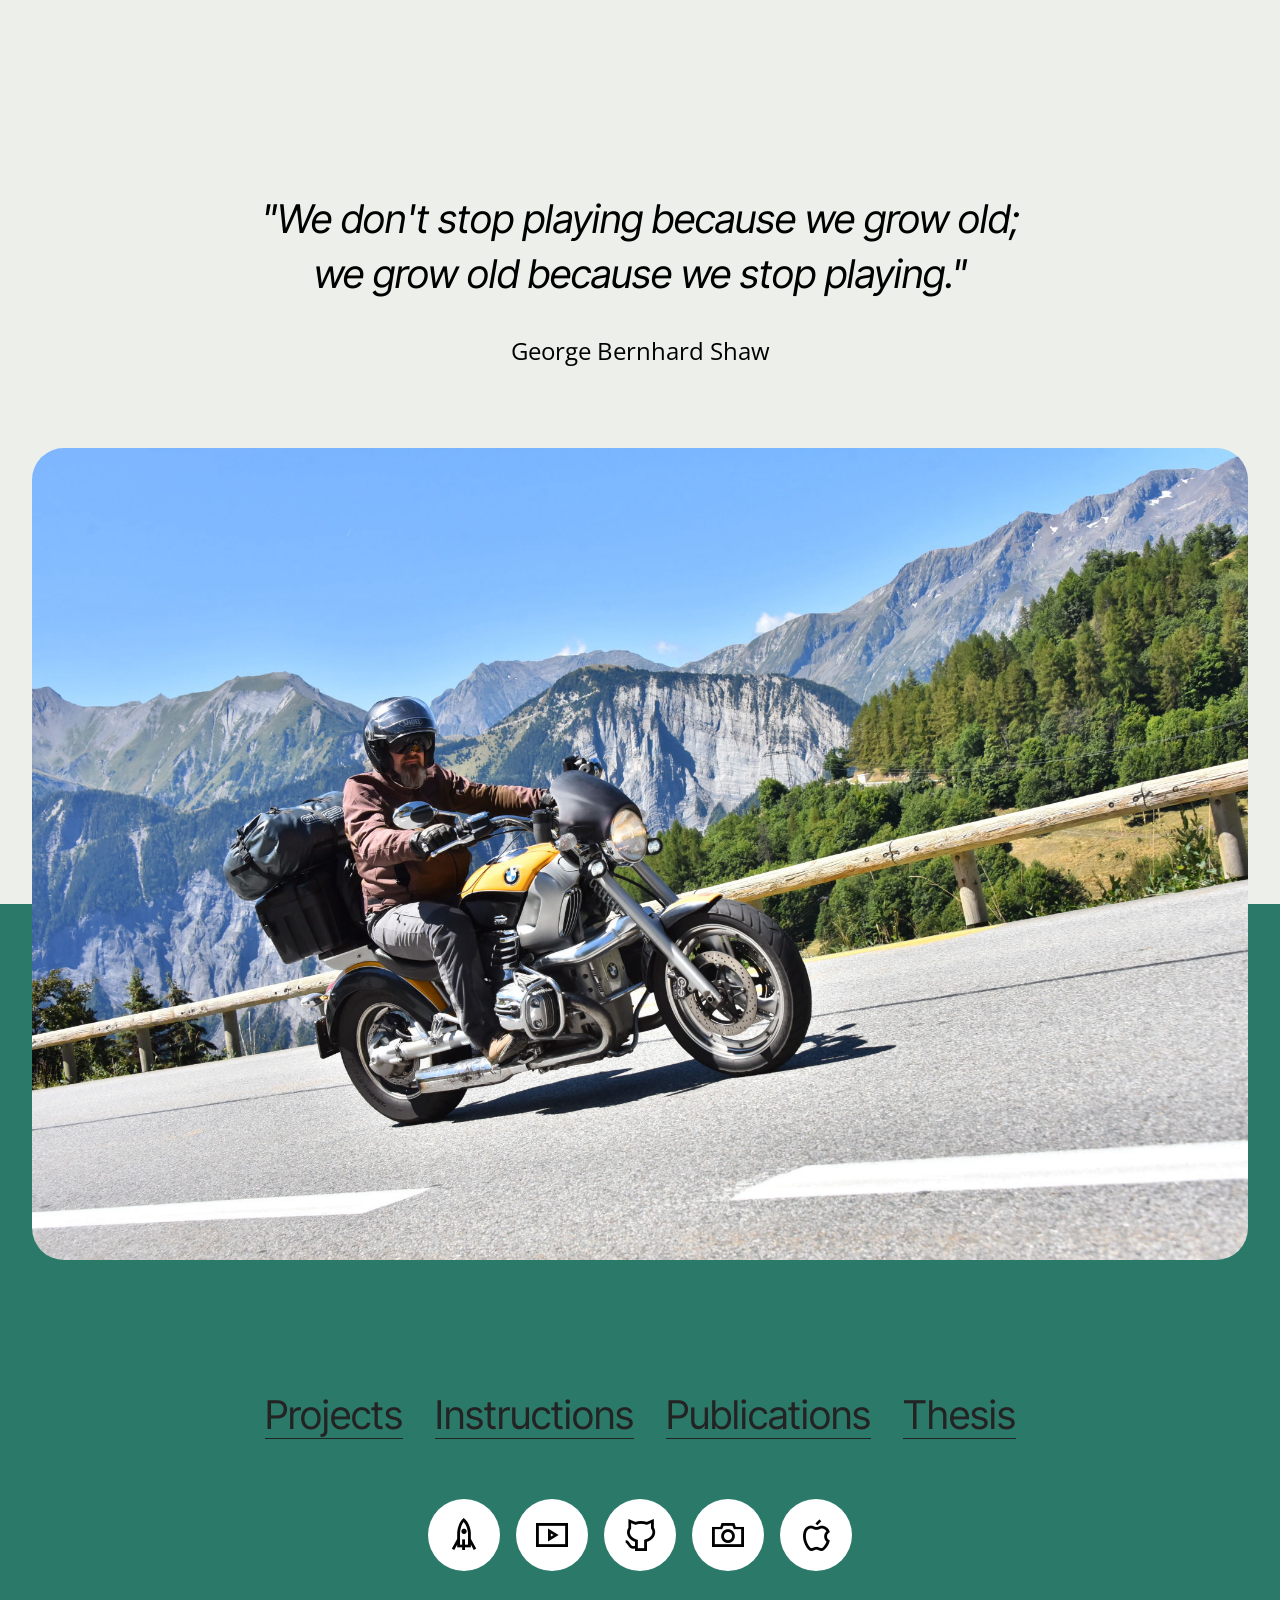
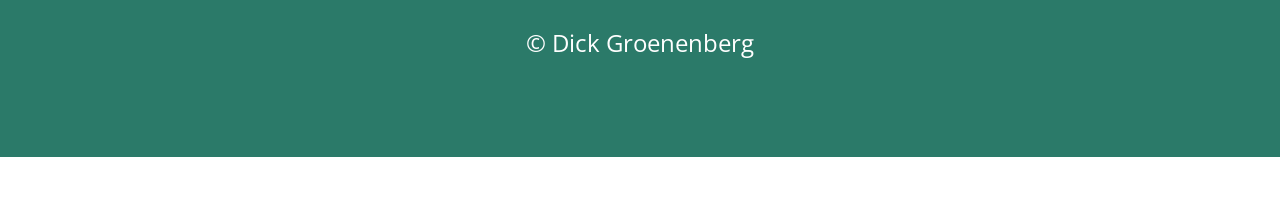
<file: index.html>
<!DOCTYPE html>
<html  >
<head>
  <!-- Site made with Mobirise Website Builder v6.1.9, https://mobirise.com -->
  <meta charset="UTF-8">
  <meta http-equiv="X-UA-Compatible" content="IE=edge">
  <meta name="generator" content="Mobirise v6.1.9, mobirise.com">
  <meta name="viewport" content="width=device-width, initial-scale=1, minimum-scale=1">
  <link rel="shortcut icon" href="assets/images/cylindrus-login-icon-small-128x129.png" type="image/x-icon">
  <meta name="description" content="">
  
  
  <title>Home</title>
  <link rel="stylesheet" href="assets/web/assets/mobirise-icons2/mobirise2.css">
  <link rel="stylesheet" href="assets/bootstrap/css/bootstrap.min.css">
  <link rel="stylesheet" href="assets/animatecss/animate.css">
  <link rel="stylesheet" href="assets/theme/css/style.css">
  <link rel="preload" href="https://fonts.googleapis.com/css?family=Inter+Tight:100,200,300,400,500,600,700,800,900,100i,200i,300i,400i,500i,600i,700i,800i,900i&display=swap" as="style" onload="this.onload=null;this.rel='stylesheet'">
  <noscript><link rel="stylesheet" href="https://fonts.googleapis.com/css?family=Inter+Tight:100,200,300,400,500,600,700,800,900,100i,200i,300i,400i,500i,600i,700i,800i,900i&display=swap"></noscript>
  <link rel="preload" href="https://fonts.googleapis.com/css?family=Open+Sans:300,400,500,600,700,800,300i,400i,500i,600i,700i,800i&display=swap" as="style" onload="this.onload=null;this.rel='stylesheet'">
  <noscript><link rel="stylesheet" href="https://fonts.googleapis.com/css?family=Open+Sans:300,400,500,600,700,800,300i,400i,500i,600i,700i,800i&display=swap"></noscript>
  <link rel="preload" as="style" href="assets/mobirise/css/mbr-additional.css?v=2QiVMY"><link rel="stylesheet" href="assets/mobirise/css/mbr-additional.css?v=2QiVMY" type="text/css">

  
  
  
</head>
<body>
  
  <section data-bs-version="5.1" class="header5 cid-tJS6uM4N87" id="header05-1">
	

	
	
	<div class="topbg"></div>
	<div class="align-center container">
		<div class="row justify-content-center">
			<div class="col-md-12 col-lg-9">
				<h1 class="mbr-section-title mbr-fonts-style mb-4 display-5"><em>"We don't stop playing because we grow old;</em><div><em>we grow old because we stop playing."</em></div></h1>
				<p class="mbr-text mbr-fonts-style mb-4 display-7">George Bernhard Shaw</p>
				
			</div>
		</div>
		<div class="row mt-5 justify-content-center">
			<div class="col-12 col-lg-12">
				<img src="assets/images/cla05586-2000x1335.jpg" alt="Mobirise Website Builder" title="">
			</div>
		</div>
	</div>
</section>

<section data-bs-version="5.1" class="footer1 programm5 cid-tJS9NNcTLZ" once="footers" id="footer03-8">

        

    

    <div class="container">
        <div class="row">

            <div class="row-links mb-4">
                <ul class="header-menu">
                  
                  
                  
                  
                <li class="header-menu-item mbr-fonts-style display-5"><a href="projects.html" class="text-black">Projects</a></li><li class="header-menu-item mbr-fonts-style display-5"><a href="instructions.html" class="text-black">Instructions</a></li><li class="header-menu-item mbr-fonts-style display-5"><a href="https://scholar.google.nl/citations?hl=en&user=JWTM4gQAAAAJ&view_op=list_works&sortby=pubdate" class="text-black" target="_blank">Publications</a></li><li class="header-menu-item mbr-fonts-style display-5"><a href="assets/files/Groenenberg_thesis_2012.pdf" class="text-black" target="_blank">Thesis</a></li></ul>
              </div>

            <div class="col-12">
                <div class="social-row">
                    <div class="soc-item">
                        <a href="https://mobiri.se/" target="_blank">
                            <span class="mbr-iconfont display-7 mobi-mbri-rocket mobi-mbri"></span>
                        </a>
                    </div>
                    <div class="soc-item">
                        <a href="https://mobiri.se/" target="_blank">
                            <span class="mbr-iconfont mobi-mbri-video-play mobi-mbri"></span>
                        </a>
                    </div>
                    <div class="soc-item">
                        <a href="https://mobiri.se/" target="_blank">
                            <span class="mbr-iconfont mobi-mbri-github mobi-mbri"></span>
                        </a>
                    </div>
                    <div class="soc-item">
                        <a href="https://mobiri.se/" target="_blank">
                            <span class="mbr-iconfont mobi-mbri-camera mobi-mbri"></span>
                        </a>
                    </div>
                    <div class="soc-item">
                        <a href="https://mobiri.se/" target="_blank">
                            <span class="mbr-iconfont mobi-mbri-apple mobi-mbri"></span>
                        </a>
                    </div>
                </div>
            </div>
            <div class="col-12 mt-5">
                <p class="mbr-fonts-style copyright display-7">
                    © Dick Groenenberg</p>
            </div>
        </div>
    </div>
</section><section class="display-7" style="padding: 0;align-items: center;justify-content: center;flex-wrap: wrap;    align-content: center;display: flex;position: relative;height: 4rem;"><a href="https://mobiri.se/" style="flex: 1 1;height: 4rem;position: absolute;width: 100%;z-index: 1;"><img alt="" style="height: 4rem;" src="[data-uri]"></a><p style="margin: 0;text-align: center;" class="display-7">&#8204;</p><a style="z-index:1" href="https://mobirise.com/drag-drop-website-builder.html">Drag and Drop Website Builder</a></section><script src="assets/bootstrap/js/bootstrap.bundle.min.js"></script>  <script src="assets/smoothscroll/smooth-scroll.js"></script>  <script src="assets/ytplayer/index.js"></script>  <script src="assets/theme/js/script.js"></script>  
  
  
 <div id="scrollToTop" class="scrollToTop mbr-arrow-up"><a style="text-align: center;"><i class="mbr-arrow-up-icon mbr-arrow-up-icon-cm cm-icon cm-icon-smallarrow-up"></i></a></div>
    <input name="animation" type="hidden">
  </body>
</html>
</file>
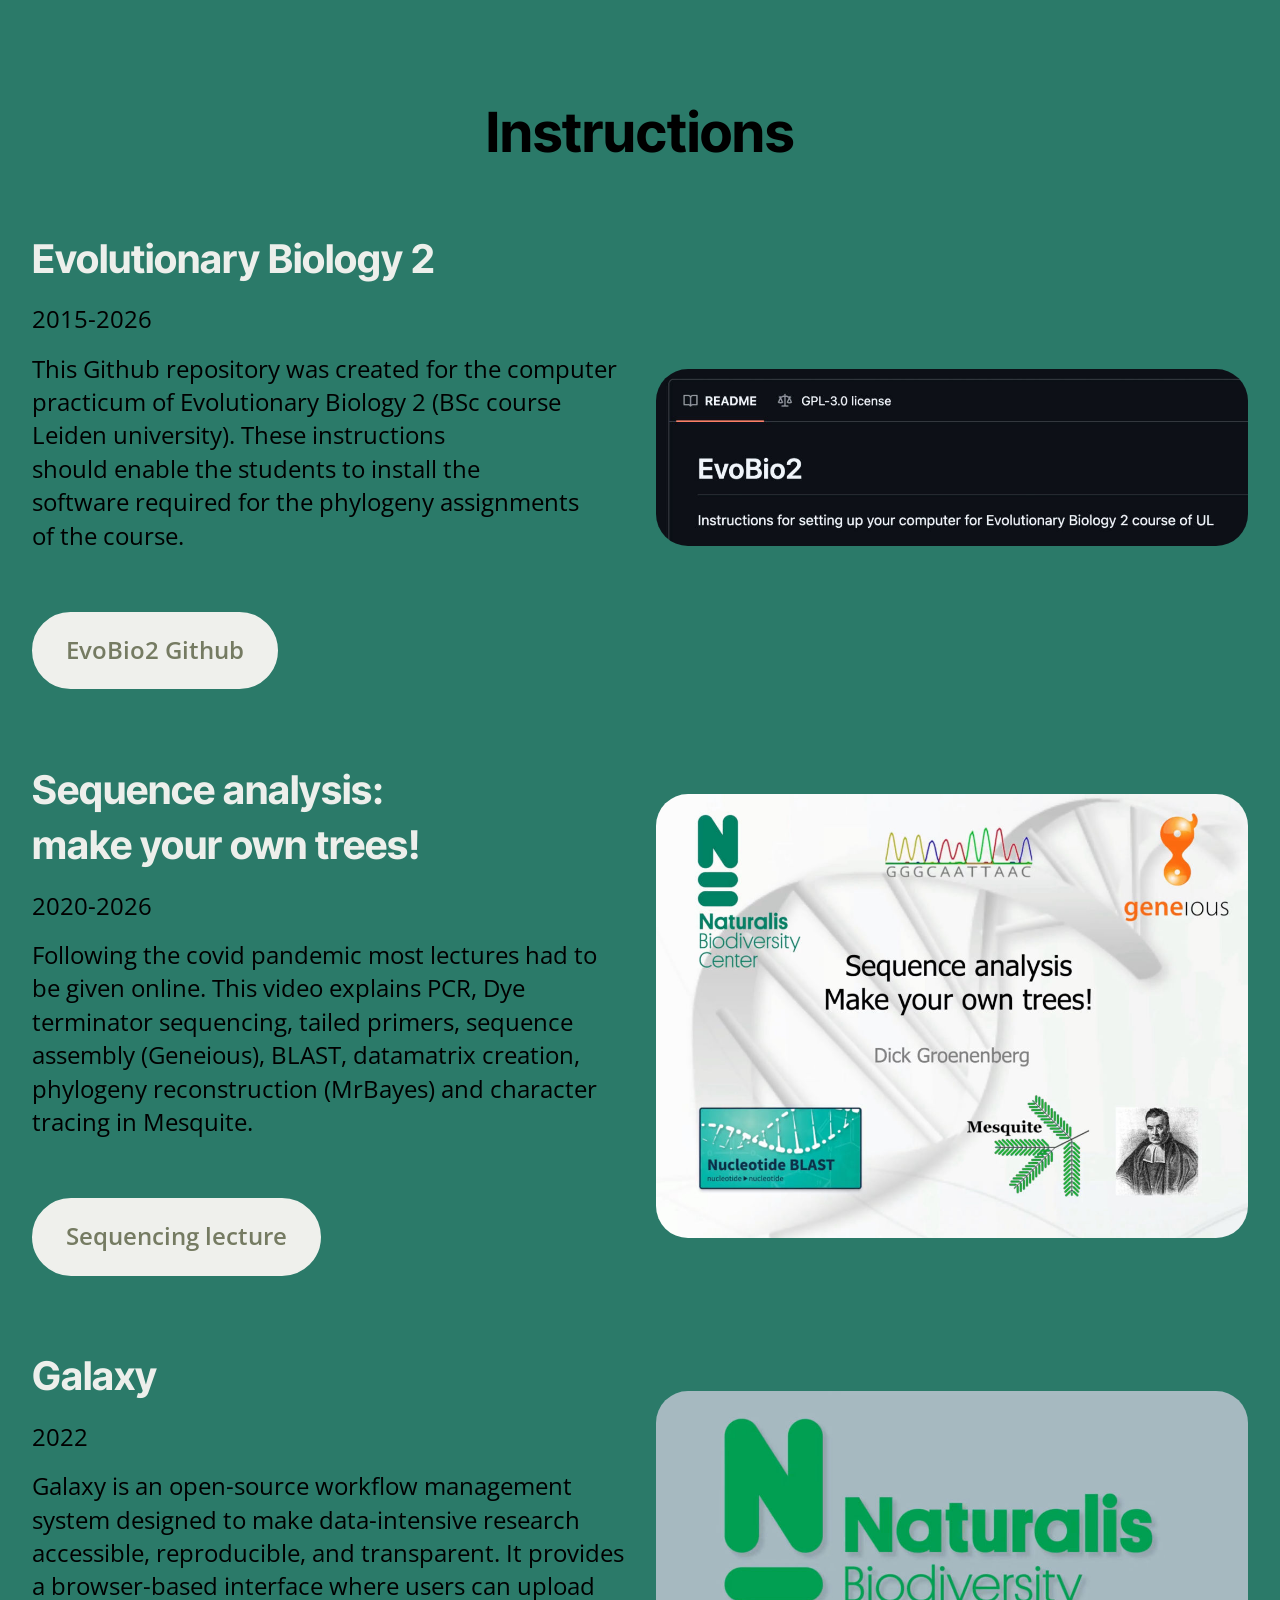
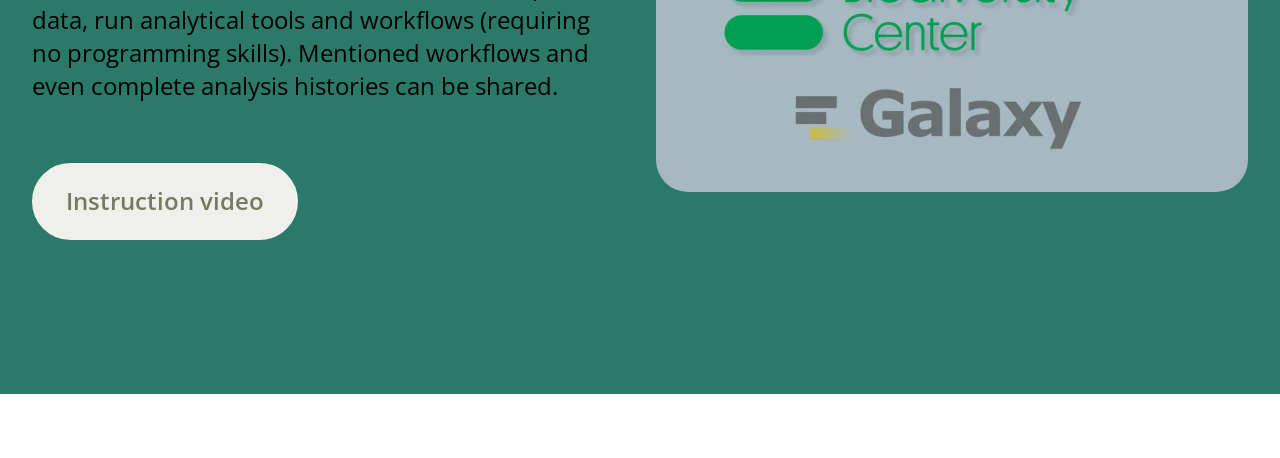
<file: instructions.html>
<!DOCTYPE html>
<html  >
<head>
  <!-- Site made with Mobirise Website Builder v6.1.9, https://mobirise.com -->
  <meta charset="UTF-8">
  <meta http-equiv="X-UA-Compatible" content="IE=edge">
  <meta name="generator" content="Mobirise v6.1.9, mobirise.com">
  <meta name="viewport" content="width=device-width, initial-scale=1, minimum-scale=1">
  <link rel="shortcut icon" href="assets/images/cylindrus-login-icon-small-128x129.png" type="image/x-icon">
  <meta name="description" content="">
  
  
  <title>Instructions</title>
  <link rel="stylesheet" href="assets/bootstrap/css/bootstrap.min.css">
  <link rel="stylesheet" href="assets/animatecss/animate.css">
  <link rel="stylesheet" href="assets/theme/css/style.css">
  <link rel="preload" href="https://fonts.googleapis.com/css?family=Inter+Tight:100,200,300,400,500,600,700,800,900,100i,200i,300i,400i,500i,600i,700i,800i,900i&display=swap" as="style" onload="this.onload=null;this.rel='stylesheet'">
  <noscript><link rel="stylesheet" href="https://fonts.googleapis.com/css?family=Inter+Tight:100,200,300,400,500,600,700,800,900,100i,200i,300i,400i,500i,600i,700i,800i,900i&display=swap"></noscript>
  <link rel="preload" href="https://fonts.googleapis.com/css?family=Open+Sans:300,400,500,600,700,800,300i,400i,500i,600i,700i,800i&display=swap" as="style" onload="this.onload=null;this.rel='stylesheet'">
  <noscript><link rel="stylesheet" href="https://fonts.googleapis.com/css?family=Open+Sans:300,400,500,600,700,800,300i,400i,500i,600i,700i,800i&display=swap"></noscript>
  <link rel="preload" as="style" href="assets/mobirise/css/mbr-additional.css?v=5hfK26"><link rel="stylesheet" href="assets/mobirise/css/mbr-additional.css?v=5hfK26" type="text/css">

  
  
  
</head>
<body>
  
  <section data-bs-version="5.1" class="news05 cid-vhUx27NJlj" id="news05-1o">
  
  <div class="container">
    <div class="row justify-content-center">
      <div class="col-12 mb-5 content-head">
        <h3 class="mbr-section-title mbr-fonts-style align-center mb-0 display-2">
          <strong>Instructions</strong></h3>
        
      </div>
    </div>
    
    <div class="row justify-content-center item features-without-image mb-5 active">
      <div class="col-12 col-lg-6">
        <a href="https://github.com/naturalis/evobio2" target="_blank"><img class="w-100" src="assets/images/screenshot-2026-04-26-at-17.31.04-1101x330.jpg" alt="Mobirise Website Builder" data-slide-to="1" data-bs-slide-to="1"></a>
      </div>
      <div class="col-12 col-lg item-wrapper">
        <h5 class="mbr-card-title mbr-fonts-style mt-3 mb-3 display-5"><strong>Evolutionary Biology 2</strong></h5>
        <h6 class="mbr-card-subtitle mbr-fonts-style mt-0 mb-3 display-7">2015-2026</h6>
        <p class="mbr-text mbr-fonts-style mt-0 mb-3 display-7">This Github repository was created for the computer practicum of Evolutionary&nbsp;Biology 2 (BSc course Leiden university). These instructions<br>should enable the students to install the<br>software required for the phylogeny assignments<br>of the course.&nbsp;<br>&nbsp;<br></p>
        <div class="mbr-section-btn"><a class="btn btn-white display-7" href="https://github.com/naturalis/evobio2" target="_blank">EvoBio2 Github</a></div>
      </div>
    </div><div class="row justify-content-center item features-without-image mb-5">
      <div class="col-12 col-lg-6">
        <img class="w-100" src="assets/images/screenshot202026-04-2720at2012.13.27-1101x826.jpg" alt="Mobirise Website Builder" data-slide-to="0" data-bs-slide-to="0">
      </div>
      <div class="col-12 col-lg item-wrapper">
        <h5 class="mbr-card-title mbr-fonts-style mt-3 mb-3 display-5"><strong>Sequence analysis:</strong><strong><br></strong><strong>make your own trees!</strong></h5>
        <h6 class="mbr-card-subtitle mbr-fonts-style mt-0 mb-3 display-7">2020-2026</h6>
        <p class="mbr-text mbr-fonts-style mt-0 mb-3 display-7">Following the covid pandemic most lectures had to be given online. This video explains PCR, Dye terminator sequencing, tailed primers, sequence assembly (Geneious), BLAST, datamatrix creation, phylogeny reconstruction (MrBayes) and character tracing in Mesquite.&nbsp;<br><br></p>
        <div class="mbr-section-btn"><a class="btn btn-white display-7" href="https://drive.google.com/file/d/1ehl-QqEpQIJX2XPcSDa0XJ1NQNkqlso2/view?usp=drive_link" target="_blank">Sequencing lecture</a></div>
      </div>
    </div><div class="row justify-content-center item features-without-image mb-5">
      <div class="col-12 col-lg-6">
        <img class="w-100" src="assets/images/screenshot202026-04-2720at2012.35.50-1101x746.jpg" alt="Mobirise Website Builder" data-slide-to="2" data-bs-slide-to="3">
      </div>
      <div class="col-12 col-lg item-wrapper">
        <h5 class="mbr-card-title mbr-fonts-style mt-3 mb-3 display-5"><strong>Galaxy</strong><br></h5>
        <h6 class="mbr-card-subtitle mbr-fonts-style mt-0 mb-3 display-7">2022</h6>
        <p class="mbr-text mbr-fonts-style mt-0 mb-3 display-7">Galaxy is an open-source workflow management system designed to make data-intensive research accessible, reproducible, and transparent. It provides a browser-based interface where users can upload data, run analytical tools and workflows (requiring no programming skills). Mentioned workflows and even complete analysis histories can be shared.<br><br></p>
        <div class="mbr-section-btn"><a class="btn btn-white display-7" href="https://www.youtube.com/watch?v=2z9Avl2vF2M" target="_blank">Instruction video</a></div>
      </div>
    </div>
  </div>
</section><section class="display-7" style="padding: 0;align-items: center;justify-content: center;flex-wrap: wrap;    align-content: center;display: flex;position: relative;height: 4rem;"><a href="https://mobiri.se/" style="flex: 1 1;height: 4rem;position: absolute;width: 100%;z-index: 1;"><img alt="" style="height: 4rem;" src="[data-uri]"></a><p style="margin: 0;text-align: center;" class="display-7">&#8204;</p><a style="z-index:1" href="https://mobirise.com/builder/ai-website-maker.html">Free AI Website Maker</a></section><script src="assets/bootstrap/js/bootstrap.bundle.min.js"></script>  <script src="assets/smoothscroll/smooth-scroll.js"></script>  <script src="assets/ytplayer/index.js"></script>  <script src="assets/theme/js/script.js"></script>  
  
  
 <div id="scrollToTop" class="scrollToTop mbr-arrow-up"><a style="text-align: center;"><i class="mbr-arrow-up-icon mbr-arrow-up-icon-cm cm-icon cm-icon-smallarrow-up"></i></a></div>
    <input name="animation" type="hidden">
  </body>
</html>
</file>
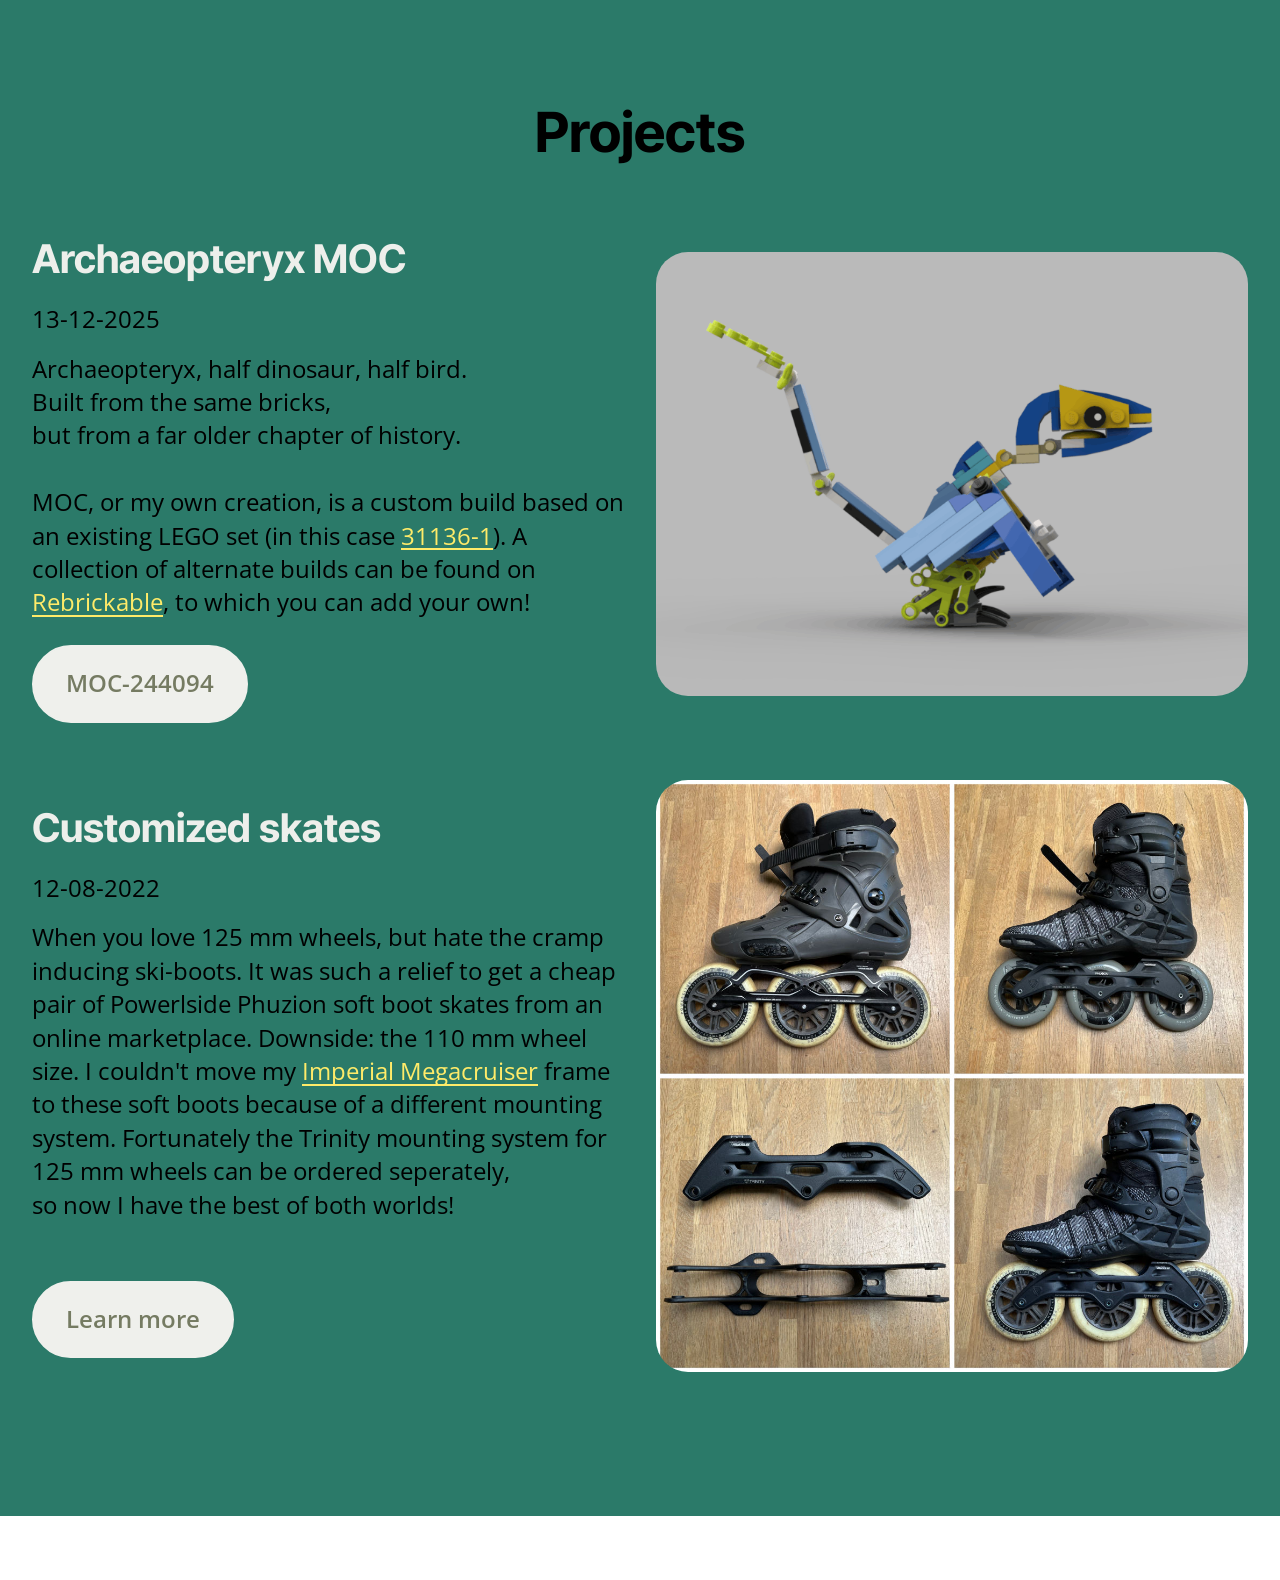
<file: projects.html>
<!DOCTYPE html>
<html  >
<head>
  <!-- Site made with Mobirise Website Builder v6.1.9, https://mobirise.com -->
  <meta charset="UTF-8">
  <meta http-equiv="X-UA-Compatible" content="IE=edge">
  <meta name="generator" content="Mobirise v6.1.9, mobirise.com">
  <meta name="viewport" content="width=device-width, initial-scale=1, minimum-scale=1">
  <link rel="shortcut icon" href="assets/images/cylindrus-login-icon-small-128x129.png" type="image/x-icon">
  <meta name="description" content="">
  
  
  <title>Projects</title>
  <link rel="stylesheet" href="assets/bootstrap/css/bootstrap.min.css">
  <link rel="stylesheet" href="assets/animatecss/animate.css">
  <link rel="stylesheet" href="assets/theme/css/style.css">
  <link rel="preload" href="https://fonts.googleapis.com/css?family=Inter+Tight:100,200,300,400,500,600,700,800,900,100i,200i,300i,400i,500i,600i,700i,800i,900i&display=swap" as="style" onload="this.onload=null;this.rel='stylesheet'">
  <noscript><link rel="stylesheet" href="https://fonts.googleapis.com/css?family=Inter+Tight:100,200,300,400,500,600,700,800,900,100i,200i,300i,400i,500i,600i,700i,800i,900i&display=swap"></noscript>
  <link rel="preload" href="https://fonts.googleapis.com/css?family=Open+Sans:300,400,500,600,700,800,300i,400i,500i,600i,700i,800i&display=swap" as="style" onload="this.onload=null;this.rel='stylesheet'">
  <noscript><link rel="stylesheet" href="https://fonts.googleapis.com/css?family=Open+Sans:300,400,500,600,700,800,300i,400i,500i,600i,700i,800i&display=swap"></noscript>
  <link rel="preload" as="style" href="assets/mobirise/css/mbr-additional.css?v=VYnQiJ"><link rel="stylesheet" href="assets/mobirise/css/mbr-additional.css?v=VYnQiJ" type="text/css">

  
  
  
</head>
<body>
  
  <section data-bs-version="5.1" class="news05 cid-vbhR8u9giz" id="news05-1k">
  
  <div class="container">
    <div class="row justify-content-center">
      <div class="col-12 mb-5 content-head">
        <h3 class="mbr-section-title mbr-fonts-style align-center mb-0 display-2">
          <strong>Projects</strong></h3>
        
      </div>
    </div>
    
    <div class="row justify-content-center item features-without-image mb-5 active">
      <div class="col-12 col-lg-6">
        <img class="w-100" src="assets/images/archaeopteryx-sitting-800x600.png" alt="Mobirise Website Builder" data-slide-to="1" data-bs-slide-to="1">
      </div>
      <div class="col-12 col-lg item-wrapper">
        <h5 class="mbr-card-title mbr-fonts-style mt-3 mb-3 display-5">
          <strong>Archaeopteryx MOC</strong></h5>
        <h6 class="mbr-card-subtitle mbr-fonts-style mt-0 mb-3 display-7">13-12-2025
        </h6>
        <p class="mbr-text mbr-fonts-style mt-0 mb-3 display-7">Archaeopteryx, half dinosaur, half bird.<br>Built from the same bricks, <br>but from a far older chapter of history.<br><br>MOC, or my own creation, is a custom build based on an existing LEGO set (in this case <a href="https://www.lego.com/en-nl/product/exotic-parrot-31136" class="text-success">31136-1</a>). A collection of alternate builds can be found on <a href="https://rebrickable.com" class="text-success">Rebrickable</a>, to which you can add your own!</p>
        <div class="mbr-section-btn"><a class="btn btn-white display-7" href="https://rebrickable.com/mocs/MOC-244094/DG_BRICKS/archaeopteryx/#details">MOC-244094</a></div>
      </div>
    </div><div class="row justify-content-center item features-without-image mb-5">
      <div class="col-12 col-lg-6">
        <img class="w-100" src="assets/images/img-4742-1101x1101.jpg" alt="Mobirise Website Builder" data-slide-to="0" data-bs-slide-to="0">
      </div>
      <div class="col-12 col-lg item-wrapper">
        <h5 class="mbr-card-title mbr-fonts-style mt-3 mb-3 display-5"><strong>Customized skates</strong></h5>
        <h6 class="mbr-card-subtitle mbr-fonts-style mt-0 mb-3 display-7">12-08-2022</h6>
        <p class="mbr-text mbr-fonts-style mt-0 mb-3 display-7">When you love 125 mm wheels, but hate the cramp inducing ski-boots. It was such a relief to get a cheap pair of Powerlside Phuzion soft boot skates from an online marketplace. Downside: the 110 mm wheel size. I couldn't move my <a href="https://www.youtube.com/watch?v=vwI8I031gs4" class="text-success">Imperial Megacruiser</a> frame to these soft boots because of a different mounting system. Fortunately the Trinity mounting system for <br>125 mm wheels can be ordered seperately, <br>so now I have the best of both worlds!<br><br></p>
        <div class="mbr-section-btn"><a class="btn btn-white display-7" href="https://mobiri.se">Learn more</a></div>
      </div>
    </div>
  </div>
</section><section class="display-7" style="padding: 0;align-items: center;justify-content: center;flex-wrap: wrap;    align-content: center;display: flex;position: relative;height: 4rem;"><a href="https://mobiri.se/" style="flex: 1 1;height: 4rem;position: absolute;width: 100%;z-index: 1;"><img alt="" style="height: 4rem;" src="[data-uri]"></a><p style="margin: 0;text-align: center;" class="display-7">&#8204;</p><a style="z-index:1" href="https://mobirise.com"> Website Software</a></section><script src="assets/bootstrap/js/bootstrap.bundle.min.js"></script>  <script src="assets/smoothscroll/smooth-scroll.js"></script>  <script src="assets/ytplayer/index.js"></script>  <script src="assets/theme/js/script.js"></script>  
  
  
 <div id="scrollToTop" class="scrollToTop mbr-arrow-up"><a style="text-align: center;"><i class="mbr-arrow-up-icon mbr-arrow-up-icon-cm cm-icon cm-icon-smallarrow-up"></i></a></div>
    <input name="animation" type="hidden">
  </body>
</html>
</file>
<file: assets/web/assets/mobirise-icons2/mobirise2.css>
@font-face {
  font-family: 'Moririse2';
  font-display: swap;
  src:  url('mobirise2.eot?f2bix4');
  src:  url('mobirise2.eot?f2bix4#iefix') format('embedded-opentype'),
    url('mobirise2.woff2?f2bix4') format('woff2'),
    url('mobirise2.woff?f2bix4') format('woff'),
    url('mobirise2.ttf?f2bix4') format('truetype'),
    url('mobirise2.svg?f2bix4#mobirise2') format('svg');
  font-weight: normal;
  font-style: normal;
}

[class^="mobi-"], [class*=" mobi-"] {
  /* use !important to prevent issues with browser extensions that change fonts */
  font-family: 'Moririse2' !important;
  speak: none;
  font-style: normal;
  font-weight: normal;
  font-variant: normal;
  text-transform: none;
  line-height: 1;

  /* Better Font Rendering =========== */
  -webkit-font-smoothing: antialiased;
  -moz-osx-font-smoothing: grayscale;
}

.mobi-mbri-add-submenu:before {
  content: "\e900";
}
.mobi-mbri-alert:before {
  content: "\e901";
}
.mobi-mbri-align-center:before {
  content: "\e902";
}
.mobi-mbri-align-justify:before {
  content: "\e903";
}
.mobi-mbri-align-left:before {
  content: "\e904";
}
.mobi-mbri-align-right:before {
  content: "\e905";
}
.mobi-mbri-android:before {
  content: "\e906";
}
.mobi-mbri-apple:before {
  content: "\e907";
}
.mobi-mbri-arrow-down:before {
  content: "\e908";
}
.mobi-mbri-arrow-next:before {
  content: "\e909";
}
.mobi-mbri-arrow-prev:before {
  content: "\e90a";
}
.mobi-mbri-arrow-up:before {
  content: "\e90b";
}
.mobi-mbri-bold:before {
  content: "\e90c";
}
.mobi-mbri-bookmark:before {
  content: "\e90d";
}
.mobi-mbri-bootstrap:before {
  content: "\e90e";
}
.mobi-mbri-briefcase:before {
  content: "\e90f";
}
.mobi-mbri-browse:before {
  content: "\e910";
}
.mobi-mbri-bulleted-list:before {
  content: "\e911";
}
.mobi-mbri-calendar:before {
  content: "\e912";
}
.mobi-mbri-camera:before {
  content: "\e913";
}
.mobi-mbri-cart-add:before {
  content: "\e914";
}
.mobi-mbri-cart-full:before {
  content: "\e915";
}
.mobi-mbri-cash:before {
  content: "\e916";
}
.mobi-mbri-change-style:before {
  content: "\e917";
}
.mobi-mbri-chat:before {
  content: "\e918";
}
.mobi-mbri-clock:before {
  content: "\e919";
}
.mobi-mbri-close:before {
  content: "\e91a";
}
.mobi-mbri-cloud:before {
  content: "\e91b";
}
.mobi-mbri-code:before {
  content: "\e91c";
}
.mobi-mbri-contact-form:before {
  content: "\e91d";
}
.mobi-mbri-credit-card:before {
  content: "\e91e";
}
.mobi-mbri-cursor-click:before {
  content: "\e91f";
}
.mobi-mbri-cust-feedback:before {
  content: "\e920";
}
.mobi-mbri-database:before {
  content: "\e921";
}
.mobi-mbri-delivery:before {
  content: "\e922";
}
.mobi-mbri-desktop:before {
  content: "\e923";
}
.mobi-mbri-devices:before {
  content: "\e924";
}
.mobi-mbri-down:before {
  content: "\e925";
}
.mobi-mbri-download-2:before {
  content: "\e926";
}
.mobi-mbri-download:before {
  content: "\e927";
}
.mobi-mbri-drag-n-drop-2:before {
  content: "\e928";
}
.mobi-mbri-drag-n-drop:before {
  content: "\e929";
}
.mobi-mbri-edit-2:before {
  content: "\e92a";
}
.mobi-mbri-edit:before {
  content: "\e92b";
}
.mobi-mbri-error:before {
  content: "\e92c";
}
.mobi-mbri-extension:before {
  content: "\e92d";
}
.mobi-mbri-features:before {
  content: "\e92e";
}
.mobi-mbri-file:before {
  content: "\e92f";
}
.mobi-mbri-flag:before {
  content: "\e930";
}
.mobi-mbri-folder:before {
  content: "\e931";
}
.mobi-mbri-gift:before {
  content: "\e932";
}
.mobi-mbri-github:before {
  content: "\e933";
}
.mobi-mbri-globe-2:before {
  content: "\e934";
}
.mobi-mbri-globe:before {
  content: "\e935";
}
.mobi-mbri-growing-chart:before {
  content: "\e936";
}
.mobi-mbri-hearth:before {
  content: "\e937";
}
.mobi-mbri-help:before {
  content: "\e938";
}
.mobi-mbri-home:before {
  content: "\e939";
}
.mobi-mbri-hot-cup:before {
  content: "\e93a";
}
.mobi-mbri-idea:before {
  content: "\e93b";
}
.mobi-mbri-image-gallery:before {
  content: "\e93c";
}
.mobi-mbri-image-slider:before {
  content: "\e93d";
}
.mobi-mbri-info:before {
  content: "\e93e";
}
.mobi-mbri-italic:before {
  content: "\e93f";
}
.mobi-mbri-key:before {
  content: "\e940";
}
.mobi-mbri-laptop:before {
  content: "\e941";
}
.mobi-mbri-layers:before {
  content: "\e942";
}
.mobi-mbri-left-right:before {
  content: "\e943";
}
.mobi-mbri-left:before {
  content: "\e944";
}
.mobi-mbri-letter:before {
  content: "\e945";
}
.mobi-mbri-like:before {
  content: "\e946";
}
.mobi-mbri-link:before {
  content: "\e947";
}
.mobi-mbri-lock:before {
  content: "\e948";
}
.mobi-mbri-login:before {
  content: "\e949";
}
.mobi-mbri-logout:before {
  content: "\e94a";
}
.mobi-mbri-magic-stick:before {
  content: "\e94b";
}
.mobi-mbri-map-pin:before {
  content: "\e94c";
}
.mobi-mbri-menu:before {
  content: "\e94d";
}
.mobi-mbri-mobile-2:before {
  content: "\e94e";
}
.mobi-mbri-mobile-horizontal:before {
  content: "\e94f";
}
.mobi-mbri-mobile:before {
  content: "\e950";
}
.mobi-mbri-mobirise:before {
  content: "\e951";
}
.mobi-mbri-more-horizontal:before {
  content: "\e952";
}
.mobi-mbri-more-vertical:before {
  content: "\e953";
}
.mobi-mbri-music:before {
  content: "\e954";
}
.mobi-mbri-new-file:before {
  content: "\e955";
}
.mobi-mbri-numbered-list:before {
  content: "\e956";
}
.mobi-mbri-opened-folder:before {
  content: "\e957";
}
.mobi-mbri-pages:before {
  content: "\e958";
}
.mobi-mbri-paper-plane:before {
  content: "\e959";
}
.mobi-mbri-paperclip:before {
  content: "\e95a";
}
.mobi-mbri-phone:before {
  content: "\e95b";
}
.mobi-mbri-photo:before {
  content: "\e95c";
}
.mobi-mbri-photos:before {
  content: "\e95d";
}
.mobi-mbri-pin:before {
  content: "\e95e";
}
.mobi-mbri-play:before {
  content: "\e95f";
}
.mobi-mbri-plus:before {
  content: "\e960";
}
.mobi-mbri-preview:before {
  content: "\e961";
}
.mobi-mbri-print:before {
  content: "\e962";
}
.mobi-mbri-protect:before {
  content: "\e963";
}
.mobi-mbri-question:before {
  content: "\e964";
}
.mobi-mbri-quote-left:before {
  content: "\e965";
}
.mobi-mbri-quote-right:before {
  content: "\e966";
}
.mobi-mbri-redo:before {
  content: "\e967";
}
.mobi-mbri-refresh:before {
  content: "\e968";
}
.mobi-mbri-responsive-2:before {
  content: "\e969";
}
.mobi-mbri-responsive:before {
  content: "\e96a";
}
.mobi-mbri-right:before {
  content: "\e96b";
}
.mobi-mbri-rocket:before {
  content: "\e96c";
}
.mobi-mbri-sad-face:before {
  content: "\e96d";
}
.mobi-mbri-sale:before {
  content: "\e96e";
}
.mobi-mbri-save:before {
  content: "\e96f";
}
.mobi-mbri-search:before {
  content: "\e970";
}
.mobi-mbri-setting-2:before {
  content: "\e971";
}
.mobi-mbri-setting-3:before {
  content: "\e972";
}
.mobi-mbri-setting:before {
  content: "\e973";
}
.mobi-mbri-share:before {
  content: "\e974";
}
.mobi-mbri-shopping-bag:before {
  content: "\e975";
}
.mobi-mbri-shopping-basket:before {
  content: "\e976";
}
.mobi-mbri-shopping-cart:before {
  content: "\e977";
}
.mobi-mbri-sites:before {
  content: "\e978";
}
.mobi-mbri-smile-face:before {
  content: "\e979";
}
.mobi-mbri-speed:before {
  content: "\e97a";
}
.mobi-mbri-star:before {
  content: "\e97b";
}
.mobi-mbri-success:before {
  content: "\e97c";
}
.mobi-mbri-sun:before {
  content: "\e97d";
}
.mobi-mbri-sun2:before {
  content: "\e97e";
}
.mobi-mbri-tablet-vertical:before {
  content: "\e97f";
}
.mobi-mbri-tablet:before {
  content: "\e980";
}
.mobi-mbri-target:before {
  content: "\e981";
}
.mobi-mbri-timer:before {
  content: "\e982";
}
.mobi-mbri-to-ftp:before {
  content: "\e983";
}
.mobi-mbri-to-local-drive:before {
  content: "\e984";
}
.mobi-mbri-touch-swipe:before {
  content: "\e985";
}
.mobi-mbri-touch:before {
  content: "\e986";
}
.mobi-mbri-trash:before {
  content: "\e987";
}
.mobi-mbri-underline:before {
  content: "\e988";
}
.mobi-mbri-undo:before {
  content: "\e989";
}
.mobi-mbri-unlink:before {
  content: "\e98a";
}
.mobi-mbri-unlock:before {
  content: "\e98b";
}
.mobi-mbri-up-down:before {
  content: "\e98c";
}
.mobi-mbri-up:before {
  content: "\e98d";
}
.mobi-mbri-update:before {
  content: "\e98e";
}
.mobi-mbri-upload-2:before {
  content: "\e98f";
}
.mobi-mbri-upload:before {
  content: "\e990";
}
.mobi-mbri-user-2:before {
  content: "\e991";
}
.mobi-mbri-user:before {
  content: "\e992";
}
.mobi-mbri-users:before {
  content: "\e993";
}
.mobi-mbri-video-play:before {
  content: "\e994";
}
.mobi-mbri-video:before {
  content: "\e995";
}
.mobi-mbri-watch:before {
  content: "\e996";
}
.mobi-mbri-website-theme-2:before {
  content: "\e997";
}
.mobi-mbri-website-theme:before {
  content: "\e998";
}
.mobi-mbri-wifi:before {
  content: "\e999";
}
.mobi-mbri-windows:before {
  content: "\e99a";
}
.mobi-mbri-zoom-in:before {
  content: "\e99b";
}
.mobi-mbri-zoom-out:before {
  content: "\e99c";
}
</file>
<file: assets/theme/css/style.css>
@charset "UTF-8";
section {
  background-color: #ffffff;
}

body {
  font-style: normal;
  line-height: 1.5;
  font-weight: 400;
  color: #232323;
  position: relative;
}

button {
  background-color: transparent;
  border-color: transparent;
}

.embla__button,
.carousel-control {
  background-color: #edefea !important;
  opacity: 0.8 !important;
  color: #464845 !important;
  border-color: #edefea !important;
}

.carousel .close,
.modalWindow .close {
  background-color: #edefea !important;
  color: #464845 !important;
  border-color: #edefea !important;
  opacity: 0.8 !important;
}

.carousel .close:hover,
.modalWindow .close:hover {
  opacity: 1 !important;
}

.carousel-indicators li {
  background-color: #edefea !important;
  border: 2px solid #464845 !important;
}

.carousel-indicators li:hover,
.carousel-indicators li:active {
  opacity: 0.8 !important;
}

.embla__button:hover,
.carousel-control:hover {
  background-color: #edefea !important;
  opacity: 1 !important;
}

.modalWindow-video-container {
  height: 80%;
}

section,
.container,
.container-fluid {
  position: relative;
  word-wrap: break-word;
}

a.mbr-iconfont:hover {
  text-decoration: none;
}

.article .lead p,
.article .lead ul,
.article .lead ol,
.article .lead pre,
.article .lead blockquote {
  margin-bottom: 0;
}

a {
  font-style: normal;
  font-weight: 400;
  cursor: pointer;
}
a, a:hover {
  text-decoration: none;
}

.mbr-section-title {
  font-style: normal;
  line-height: 1.3;
}

.mbr-section-subtitle {
  line-height: 1.3;
}

.mbr-text {
  font-style: normal;
  line-height: 1.7;
}

h1,
h2,
h3,
h4,
h5,
h6,
.display-1,
.display-2,
.display-4,
.display-5,
.display-7,
span,
p,
a {
  line-height: 1;
  word-break: break-word;
  word-wrap: break-word;
  font-weight: 400;
}

b,
strong {
  font-weight: bold;
}

input:-webkit-autofill, input:-webkit-autofill:hover, input:-webkit-autofill:focus, input:-webkit-autofill:active {
  transition-delay: 9999s;
  -webkit-transition-property: background-color, color;
  transition-property: background-color, color;
}

textarea[type=hidden] {
  display: none;
}

section {
  background-position: 50% 50%;
  background-repeat: no-repeat;
  background-size: cover;
}
section .mbr-background-video,
section .mbr-background-video-preview {
  position: absolute;
  bottom: 0;
  left: 0;
  right: 0;
  top: 0;
}

.hidden {
  visibility: hidden;
}

.mbr-z-index20 {
  z-index: 20;
}

/*! Base colors */
.mbr-white {
  color: #ffffff;
}

.mbr-black {
  color: #111111;
}

.mbr-bg-white {
  background-color: #ffffff;
}

.mbr-bg-black {
  background-color: #000000;
}

/*! Text-aligns */
.align-left {
  text-align: left;
}

.align-center {
  text-align: center;
}

.align-right {
  text-align: right;
}

/*! Font-weight  */
.mbr-light {
  font-weight: 300;
}

.mbr-regular {
  font-weight: 400;
}

.mbr-semibold {
  font-weight: 500;
}

.mbr-bold {
  font-weight: 700;
}

/*! Media  */
.media-content {
  flex-basis: 100%;
}

.media-container-row {
  display: flex;
  flex-direction: row;
  flex-wrap: wrap;
  justify-content: center;
  align-content: center;
  align-items: start;
}
.media-container-row .media-size-item {
  width: 400px;
}

.media-container-column {
  display: flex;
  flex-direction: column;
  flex-wrap: wrap;
  justify-content: center;
  align-content: center;
  align-items: stretch;
}
.media-container-column > * {
  width: 100%;
}

@media (min-width: 992px) {
  .media-container-row {
    flex-wrap: nowrap;
  }
}
figure {
  margin-bottom: 0;
  overflow: hidden;
}

figure[mbr-media-size] {
  transition: width 0.1s;
}

img,
iframe {
  display: block;
  width: 100%;
}

.card {
  background-color: transparent;
  border: none;
}

.card-box {
  width: 100%;
}

.card-img {
  text-align: center;
  flex-shrink: 0;
  -webkit-flex-shrink: 0;
}

.media {
  max-width: 100%;
  margin: 0 auto;
}

.mbr-figure {
  align-self: center;
}

.media-container > div {
  max-width: 100%;
}

.mbr-figure img,
.card-img img {
  width: 100%;
}

@media (max-width: 991px) {
  .media-size-item {
    width: auto !important;
  }
  .media {
    width: auto;
  }
  .mbr-figure {
    width: 100% !important;
  }
}
/*! Buttons */
.mbr-section-btn {
  margin-left: -0.6rem;
  margin-right: -0.6rem;
  font-size: 0;
}

.btn {
  font-weight: 600;
  border-width: 1px;
  font-style: normal;
  margin: 0.6rem 0.6rem;
  white-space: normal;
  transition: all 0.2s ease-in-out;
  display: inline-flex;
  align-items: center;
  justify-content: center;
  word-break: break-word;
}

.btn-sm {
  font-weight: 600;
  letter-spacing: 0px;
  transition: all 0.3s ease-in-out;
}

.btn-md {
  font-weight: 600;
  letter-spacing: 0px;
  transition: all 0.3s ease-in-out;
}

.btn-lg {
  font-weight: 600;
  letter-spacing: 0px;
  transition: all 0.3s ease-in-out;
}

.btn-form {
  margin: 0;
}
.btn-form:hover {
  cursor: pointer;
}

nav .mbr-section-btn {
  margin-left: 0rem;
  margin-right: 0rem;
}

/*! Btn icon margin */
.btn .mbr-iconfont,
.btn.btn-sm .mbr-iconfont {
  order: 1;
  cursor: pointer;
  margin-left: 0.5rem;
  vertical-align: sub;
}

.btn.btn-md .mbr-iconfont,
.btn.btn-md .mbr-iconfont {
  margin-left: 0.8rem;
}

.mbr-regular {
  font-weight: 400;
}

.mbr-semibold {
  font-weight: 500;
}

.mbr-bold {
  font-weight: 700;
}

[type=submit] {
  -webkit-appearance: none;
}

/*! Full-screen */
.mbr-fullscreen .mbr-overlay {
  min-height: 100vh;
}

.mbr-fullscreen {
  display: flex;
  display: -moz-flex;
  display: -ms-flex;
  display: -o-flex;
  align-items: center;
  min-height: 100vh;
  padding-top: 3rem;
  padding-bottom: 3rem;
}

/*! Map */
.map {
  height: 25rem;
  position: relative;
}
.map iframe {
  width: 100%;
  height: 100%;
}

/*! Scroll to top arrow */
.mbr-arrow-up {
  bottom: 25px;
  right: 90px;
  position: fixed;
  text-align: right;
  z-index: 5000;
  color: #ffffff;
  font-size: 22px;
}

.mbr-arrow-up a {
  background: rgba(0, 0, 0, 0.2);
  border-radius: 50%;
  color: #fff;
  display: inline-block;
  height: 60px;
  width: 60px;
  border: 2px solid #fff;
  outline-style: none !important;
  position: relative;
  text-decoration: none;
  transition: all 0.3s ease-in-out;
  cursor: pointer;
  text-align: center;
}
.mbr-arrow-up a:hover {
  background-color: rgba(0, 0, 0, 0.4);
}
.mbr-arrow-up a i {
  line-height: 60px;
}

.mbr-arrow-up-icon {
  display: block;
  color: #fff;
}

.mbr-arrow-up-icon::before {
  content: "›";
  display: inline-block;
  font-family: serif;
  font-size: 22px;
  line-height: 1;
  font-style: normal;
  position: relative;
  top: 6px;
  left: -4px;
  transform: rotate(-90deg);
}

/*! Arrow Down */
.mbr-arrow {
  position: absolute;
  bottom: 45px;
  left: 50%;
  width: 60px;
  height: 60px;
  cursor: pointer;
  background-color: rgba(80, 80, 80, 0.5);
  border-radius: 50%;
  transform: translateX(-50%);
}
@media (max-width: 767px) {
  .mbr-arrow {
    display: none;
  }
}
.mbr-arrow > a {
  display: inline-block;
  text-decoration: none;
  outline-style: none;
  animation: arrowdown 1.7s ease-in-out infinite;
  color: #ffffff;
}
.mbr-arrow > a > i {
  position: absolute;
  top: -2px;
  left: 15px;
  font-size: 2rem;
}

#scrollToTop a i::before {
  content: "";
  position: absolute;
  display: block;
  border-bottom: 2.5px solid #fff;
  border-left: 2.5px solid #fff;
  width: 27.8%;
  height: 27.8%;
  left: 50%;
  top: 51%;
  transform: translateY(-30%) translateX(-50%) rotate(135deg);
}

@keyframes arrowdown {
  0% {
    transform: translateY(0px);
  }
  50% {
    transform: translateY(-5px);
  }
  100% {
    transform: translateY(0px);
  }
}
@media (max-width: 500px) {
  .mbr-arrow-up {
    left: 0;
    right: 0;
    text-align: center;
  }
}
/*Gradients animation*/
@keyframes gradient-animation {
  from {
    background-position: 0% 100%;
    animation-timing-function: ease-in-out;
  }
  to {
    background-position: 100% 0%;
    animation-timing-function: ease-in-out;
  }
}
.bg-gradient {
  background-size: 200% 200%;
  animation: gradient-animation 5s infinite alternate;
  -webkit-animation: gradient-animation 5s infinite alternate;
}

.menu .navbar-brand {
  display: -webkit-flex;
}
.menu .navbar-brand span {
  display: flex;
  display: -webkit-flex;
}
.menu .navbar-brand .navbar-caption-wrap {
  display: -webkit-flex;
}
.menu .navbar-brand .navbar-logo img {
  display: -webkit-flex;
  width: auto;
}
@media (min-width: 768px) and (max-width: 991px) {
  .menu .navbar-toggleable-sm .navbar-nav {
    display: -ms-flexbox;
  }
}
@media (max-width: 991px) {
  .menu .navbar-collapse {
    max-height: 93.5vh;
  }
  .menu .navbar-collapse.show {
    overflow: auto;
  }
}
@media (min-width: 992px) {
  .menu .navbar-nav.nav-dropdown {
    display: -webkit-flex;
  }
  .menu .navbar-toggleable-sm .navbar-collapse {
    display: -webkit-flex !important;
  }
  .menu .collapsed .navbar-collapse {
    max-height: 93.5vh;
  }
  .menu .collapsed .navbar-collapse.show {
    overflow: auto;
  }
}
@media (max-width: 767px) {
  .menu .navbar-collapse {
    max-height: 80vh;
  }
}

.nav-link .mbr-iconfont {
  margin-right: 0.5rem;
}

.navbar {
  display: -webkit-flex;
  -webkit-flex-wrap: wrap;
  -webkit-align-items: center;
  -webkit-justify-content: space-between;
}

.navbar-collapse {
  -webkit-flex-basis: 100%;
  -webkit-flex-grow: 1;
  -webkit-align-items: center;
}

.nav-dropdown .link {
  padding: 0.667em 1.667em !important;
  margin: 0 !important;
}

.nav {
  display: -webkit-flex;
  -webkit-flex-wrap: wrap;
}

.row {
  display: -webkit-flex;
  -webkit-flex-wrap: wrap;
}

.justify-content-center {
  -webkit-justify-content: center;
}

.form-inline {
  display: -webkit-flex;
}

.card-wrapper {
  -webkit-flex: 1;
}

.carousel-control {
  z-index: 10;
  display: -webkit-flex;
}

.carousel-controls {
  display: -webkit-flex;
}

.media {
  display: -webkit-flex;
}

.form-group:focus {
  outline: none;
}

.jq-selectbox__select {
  padding: 7px 0;
  position: relative;
}

.jq-selectbox__dropdown {
  overflow: hidden;
  border-radius: 10px;
  position: absolute;
  top: 100%;
  left: 0 !important;
  width: 100% !important;
}

.jq-selectbox__trigger-arrow {
  right: 0;
  transform: translateY(-50%);
}

.jq-selectbox li {
  padding: 1.07em 0.5em;
}

input[type=range] {
  padding-left: 0 !important;
  padding-right: 0 !important;
}

.modal-dialog,
.modal-content {
  height: 100%;
}

.modal-dialog .carousel-inner {
  height: calc(100vh - 1.75rem);
}
@media (max-width: 575px) {
  .modal-dialog .carousel-inner {
    height: calc(100vh - 1rem);
  }
}

.carousel-item {
  text-align: center;
}

.carousel-item img {
  margin: auto;
}

.navbar-toggler {
  align-self: flex-start;
  padding: 0.25rem 0.75rem;
  font-size: 1.25rem;
  line-height: 1;
  background: transparent;
  border: 1px solid transparent;
  border-radius: 0.25rem;
}

.navbar-toggler:focus,
.navbar-toggler:hover {
  text-decoration: none;
  box-shadow: none;
}

.navbar-toggler-icon {
  display: inline-block;
  width: 1.5em;
  height: 1.5em;
  vertical-align: middle;
  content: "";
  background: no-repeat center center;
  background-size: 100% 100%;
}

.navbar-toggler-left {
  position: absolute;
  left: 1rem;
}

.navbar-toggler-right {
  position: absolute;
  right: 1rem;
}

.card-img {
  width: auto;
}

.menu .navbar.collapsed:not(.beta-menu) {
  flex-direction: column;
}

.carousel-item.active,
.carousel-item-next,
.carousel-item-prev {
  display: flex;
}

.note-air-layout .dropup .dropdown-menu,
.note-air-layout .navbar-fixed-bottom .dropdown .dropdown-menu {
  bottom: initial !important;
}

html,
body {
  height: auto;
  min-height: 100vh;
}

.dropup .dropdown-toggle::after {
  display: none;
}

.form-asterisk {
  font-family: initial;
  position: absolute;
  top: -2px;
  font-weight: normal;
}

.form-control-label {
  position: relative;
  cursor: pointer;
  margin-bottom: 0.357em;
  padding: 0;
}

.alert {
  color: #ffffff;
  border-radius: 0;
  border: 0;
  font-size: 1.1rem;
  line-height: 1.5;
  margin-bottom: 1.875rem;
  padding: 1.25rem;
  position: relative;
  text-align: center;
}
.alert.alert-form::after {
  background-color: inherit;
  bottom: -7px;
  content: "";
  display: block;
  height: 14px;
  left: 50%;
  margin-left: -7px;
  position: absolute;
  transform: rotate(45deg);
  width: 14px;
}

.form-control {
  background-color: #ffffff;
  background-clip: border-box;
  color: #232323;
  line-height: 1rem !important;
  height: auto;
  padding: 1.2rem 2rem;
  transition: border-color 0.25s ease 0s;
  border: 1px solid transparent !important;
  border-radius: 4px;
  box-shadow: rgba(0, 0, 0, 0.07) 0px 1px 1px 0px, rgba(0, 0, 0, 0.07) 0px 1px 3px 0px, rgba(0, 0, 0, 0.03) 0px 0px 0px 1px;
}
.form-active .form-control:invalid {
  border-color: red;
}

.row > * {
  padding-right: 1rem;
  padding-left: 1rem;
}

form .row {
  margin-left: -0.6rem;
  margin-right: -0.6rem;
}
form .row [class*=col] {
  padding-left: 0.6rem;
  padding-right: 0.6rem;
}

form .mbr-section-btn {
  padding-left: 0.6rem;
  padding-right: 0.6rem;
}

form .form-check-input {
  margin-top: 0.5;
}

textarea.form-control {
  line-height: 1.5rem !important;
}

.form-group {
  margin-bottom: 1.2rem;
}

.form-control,
form .btn {
  min-height: 48px;
}

.gdpr-block label span.textGDPR input[name=gdpr] {
  top: 7px;
}

.form-control:focus {
  box-shadow: none;
}

:focus {
  outline: none;
}

.mbr-overlay {
  background-color: #000;
  bottom: 0;
  left: 0;
  opacity: 0.5;
  position: absolute;
  right: 0;
  top: 0;
  z-index: 0;
  pointer-events: none;
}

blockquote {
  font-style: italic;
  padding: 3rem;
  font-size: 1.09rem;
  position: relative;
  border-left: 3px solid;
}

ul,
ol,
pre,
blockquote {
  margin-bottom: 2.3125rem;
}

.mt-4 {
  margin-top: 2rem !important;
}

.mb-4 {
  margin-bottom: 2rem !important;
}

.container,
.container-fluid {
  padding-left: 16px;
  padding-right: 16px;
}

.row {
  margin-left: -16px;
  margin-right: -16px;
}
.row > [class*=col] {
  padding-left: 16px;
  padding-right: 16px;
}

@media (min-width: 992px) {
  .container-fluid {
    padding-left: 32px;
    padding-right: 32px;
  }
}
@media (max-width: 991px) {
  .mbr-container {
    padding-left: 16px;
    padding-right: 16px;
  }
}
.app-video-wrapper > img {
  opacity: 1;
}

.app-video-wrapper {
  background: transparent;
}

.item {
  position: relative;
}

.dropdown-menu .dropdown-menu {
  left: 100%;
}

.dropdown-item + .dropdown-menu {
  display: none;
}

.dropdown-item:hover + .dropdown-menu,
.dropdown-menu:hover {
  display: block;
}

@media (min-aspect-ratio: 16/9) {
  .mbr-video-foreground {
    height: 300% !important;
    top: -100% !important;
  }
}
@media (max-aspect-ratio: 16/9) {
  .mbr-video-foreground {
    width: 300% !important;
    left: -100% !important;
  }
}.engine {
	position: absolute;
	text-indent: -2400px;
	text-align: center;
	padding: 0;
	top: 0;
	left: -2400px;
}
</file>
<file: assets/mobirise/css/mbr-additional.css>
.btn {
  border-width: 2px;
}
img,
.card-wrap,
.card-wrapper,
.video-wrapper,
.mbr-figure iframe,
.google-map iframe,
.slide-content,
.plan,
.card,
.item-wrapper,
.item-wrapper .mbr-overlay {
  border-radius: 2rem !important;
}
.video-wrapper {
  overflow: hidden;
}
body {
  font-family: Inter Tight;
}
.display-1 {
  font-family: 'Inter Tight', sans-serif;
  font-size: 5rem;
  line-height: 1;
}
.display-1 > .mbr-iconfont {
  font-size: 6.25rem;
}
.display-2 {
  font-family: 'Inter Tight', sans-serif;
  font-size: 4rem;
  line-height: 1;
}
.display-2 > .mbr-iconfont {
  font-size: 5rem;
}
.display-4 {
  font-family: 'Inter Tight', sans-serif;
  font-size: 1.4rem;
  line-height: 1.5;
}
.display-4 > .mbr-iconfont {
  font-size: 1.75rem;
}
.display-5 {
  font-family: 'Inter Tight', sans-serif;
  font-size: 2.8rem;
  line-height: 1.5;
}
.display-5 > .mbr-iconfont {
  font-size: 3.5rem;
}
.display-7 {
  font-family: 'Open Sans', sans-serif;
  font-size: 1.6rem;
  line-height: 1.3;
}
.display-7 > .mbr-iconfont {
  font-size: 2rem;
}
/* ---- Fluid typography for mobile devices ---- */
/* 1.4 - font scale ratio ( bootstrap == 1.42857 ) */
/* 100vw - current viewport width */
/* (48 - 20)  48 == 48rem == 768px, 20 == 20rem == 320px(minimal supported viewport) */
/* 0.65 - min scale variable, may vary */
@media (max-width: 992px) {
  .display-1 {
    font-size: 4rem;
  }
}
@media (max-width: 768px) {
  .display-1 {
    font-size: 3.5rem;
    font-size: calc( 2.4rem + (5 - 2.4) * ((100vw - 20rem) / (48 - 20)));
    line-height: calc( 1.1 * (2.4rem + (5 - 2.4) * ((100vw - 20rem) / (48 - 20))));
  }
  .display-2 {
    font-size: 3.2rem;
    font-size: calc( 2.05rem + (4 - 2.05) * ((100vw - 20rem) / (48 - 20)));
    line-height: calc( 1.3 * (2.05rem + (4 - 2.05) * ((100vw - 20rem) / (48 - 20))));
  }
  .display-4 {
    font-size: 1.12rem;
    font-size: calc( 1.14rem + (1.4 - 1.14) * ((100vw - 20rem) / (48 - 20)));
    line-height: calc( 1.4 * (1.14rem + (1.4 - 1.14) * ((100vw - 20rem) / (48 - 20))));
  }
  .display-5 {
    font-size: 2.24rem;
    font-size: calc( 1.63rem + (2.8 - 1.63) * ((100vw - 20rem) / (48 - 20)));
    line-height: calc( 1.4 * (1.63rem + (2.8 - 1.63) * ((100vw - 20rem) / (48 - 20))));
  }
  .display-7 {
    font-size: 1.28rem;
    font-size: calc( 1.21rem + (1.6 - 1.21) * ((100vw - 20rem) / (48 - 20)));
    line-height: calc( 1.4 * (1.21rem + (1.6 - 1.21) * ((100vw - 20rem) / (48 - 20))));
  }
}
@media (min-width: 992px) and (max-width: 1400px) {
  .display-1 {
    font-size: 3.5rem;
    font-size: calc( 2.4rem + (5 - 2.4) * ((100vw - 62rem) / (87 - 62)));
    line-height: calc( 1.1 * (2.4rem + (5 - 2.4) * ((100vw - 62rem) / (87 - 62))));
  }
  .display-2 {
    font-size: 3.2rem;
    font-size: calc( 2.05rem + (4 - 2.05) * ((100vw - 62rem) / (87 - 62)));
    line-height: calc( 1.3 * (2.05rem + (4 - 2.05) * ((100vw - 62rem) / (87 - 62))));
  }
  .display-4 {
    font-size: 1.12rem;
    font-size: calc( 1.14rem + (1.4 - 1.14) * ((100vw - 62rem) / (87 - 62)));
    line-height: calc( 1.4 * (1.14rem + (1.4 - 1.14) * ((100vw - 62rem) / (87 - 62))));
  }
  .display-5 {
    font-size: 2.24rem;
    font-size: calc( 1.63rem + (2.8 - 1.63) * ((100vw - 62rem) / (87 - 62)));
    line-height: calc( 1.4 * (1.63rem + (2.8 - 1.63) * ((100vw - 62rem) / (87 - 62))));
  }
  .display-7 {
    font-size: 1.28rem;
    font-size: calc( 1.21rem + (1.6 - 1.21) * ((100vw - 62rem) / (87 - 62)));
    line-height: calc( 1.4 * (1.21rem + (1.6 - 1.21) * ((100vw - 62rem) / (87 - 62))));
  }
}
/* Buttons */
.btn {
  padding: 1.25rem 2rem;
  border-radius: 4px;
}
@media (max-width: 767px) {
  .btn {
    padding: 0.75rem 1.5rem;
  }
}
.btn-sm {
  padding: 0.6rem 1.2rem;
  border-radius: 4px;
}
.btn-md {
  padding: 0.6rem 1.2rem;
  border-radius: 4px;
}
.btn-lg {
  padding: 1.25rem 2rem;
  border-radius: 4px;
}
.bg-primary {
  background-color: #2b7a69 !important;
}
.bg-success {
  background-color: #ffeb69 !important;
}
.bg-info {
  background-color: #2b7a69 !important;
}
.bg-warning {
  background-color: #2b7a69 !important;
}
.bg-danger {
  background-color: #2b7a69 !important;
}
.btn-primary,
.btn-primary:active {
  background-color: #2b7a69 !important;
  border-color: #2b7a69 !important;
  color: #ffffff !important;
  box-shadow: none;
}
.btn-primary:hover,
.btn-primary:focus,
.btn-primary.focus,
.btn-primary.active {
  color: inherit;
  background-color: #38a089 !important;
  border-color: #38a089 !important;
  box-shadow: none;
}
.btn-primary.disabled,
.btn-primary:disabled {
  color: #ffffff !important;
  background-color: #38a089 !important;
  border-color: #38a089 !important;
}
.btn-secondary,
.btn-secondary:active {
  background-color: #164fd3 !important;
  border-color: #164fd3 !important;
  color: #ffffff !important;
  box-shadow: none;
}
.btn-secondary:hover,
.btn-secondary:focus,
.btn-secondary.focus,
.btn-secondary.active {
  color: inherit;
  background-color: #326aea !important;
  border-color: #326aea !important;
  box-shadow: none;
}
.btn-secondary.disabled,
.btn-secondary:disabled {
  color: #ffffff !important;
  background-color: #326aea !important;
  border-color: #326aea !important;
}
.btn-info,
.btn-info:active {
  background-color: #2b7a69 !important;
  border-color: #2b7a69 !important;
  color: #ffffff !important;
  box-shadow: none;
}
.btn-info:hover,
.btn-info:focus,
.btn-info.focus,
.btn-info.active {
  color: inherit;
  background-color: #38a089 !important;
  border-color: #38a089 !important;
  box-shadow: none;
}
.btn-info.disabled,
.btn-info:disabled {
  color: #ffffff !important;
  background-color: #38a089 !important;
  border-color: #38a089 !important;
}
.btn-success,
.btn-success:active {
  background-color: #ffeb69 !important;
  border-color: #ffeb69 !important;
  color: #695b00 !important;
  box-shadow: none;
}
.btn-success:hover,
.btn-success:focus,
.btn-success.focus,
.btn-success.active {
  color: inherit;
  background-color: #fff29c !important;
  border-color: #fff29c !important;
  box-shadow: none;
}
.btn-success.disabled,
.btn-success:disabled {
  color: #695b00 !important;
  background-color: #fff29c !important;
  border-color: #fff29c !important;
}
.btn-warning,
.btn-warning:active {
  background-color: #2b7a69 !important;
  border-color: #2b7a69 !important;
  color: #ffffff !important;
  box-shadow: none;
}
.btn-warning:hover,
.btn-warning:focus,
.btn-warning.focus,
.btn-warning.active {
  color: inherit;
  background-color: #38a089 !important;
  border-color: #38a089 !important;
  box-shadow: none;
}
.btn-warning.disabled,
.btn-warning:disabled {
  color: #ffffff !important;
  background-color: #38a089 !important;
  border-color: #38a089 !important;
}
.btn-danger,
.btn-danger:active {
  background-color: #2b7a69 !important;
  border-color: #2b7a69 !important;
  color: #ffffff !important;
  box-shadow: none;
}
.btn-danger:hover,
.btn-danger:focus,
.btn-danger.focus,
.btn-danger.active {
  color: inherit;
  background-color: #38a089 !important;
  border-color: #38a089 !important;
  box-shadow: none;
}
.btn-danger.disabled,
.btn-danger:disabled {
  color: #ffffff !important;
  background-color: #38a089 !important;
  border-color: #38a089 !important;
}
.btn-white,
.btn-white:active {
  background-color: #eff0ec !important;
  border-color: #eff0ec !important;
  color: #757b62 !important;
  box-shadow: none;
}
.btn-white:hover,
.btn-white:focus,
.btn-white.focus,
.btn-white.active {
  color: inherit;
  background-color: #ffffff !important;
  border-color: #ffffff !important;
  box-shadow: none;
}
.btn-white.disabled,
.btn-white:disabled {
  color: #757b62 !important;
  background-color: #ffffff !important;
  border-color: #ffffff !important;
}
.btn-black,
.btn-black:active {
  background-color: #232323 !important;
  border-color: #232323 !important;
  color: #ffffff !important;
  box-shadow: none;
}
.btn-black:hover,
.btn-black:focus,
.btn-black.focus,
.btn-black.active {
  color: inherit;
  background-color: #3d3d3d !important;
  border-color: #3d3d3d !important;
  box-shadow: none;
}
.btn-black.disabled,
.btn-black:disabled {
  color: #ffffff !important;
  background-color: #3d3d3d !important;
  border-color: #3d3d3d !important;
}
.btn-primary-outline,
.btn-primary-outline:active {
  background-color: transparent !important;
  border-color: #2b7a69;
  color: #2b7a69;
}
.btn-primary-outline:hover,
.btn-primary-outline:focus,
.btn-primary-outline.focus,
.btn-primary-outline.active {
  color: #143a32 !important;
  background-color: transparent !important;
  border-color: #143a32 !important;
  box-shadow: none !important;
}
.btn-primary-outline.disabled,
.btn-primary-outline:disabled {
  color: #ffffff !important;
  background-color: #2b7a69 !important;
  border-color: #2b7a69 !important;
}
.btn-secondary-outline,
.btn-secondary-outline:active {
  background-color: transparent !important;
  border-color: #164fd3;
  color: #164fd3;
}
.btn-secondary-outline:hover,
.btn-secondary-outline:focus,
.btn-secondary-outline.focus,
.btn-secondary-outline.active {
  color: #0e3284 !important;
  background-color: transparent !important;
  border-color: #0e3284 !important;
  box-shadow: none !important;
}
.btn-secondary-outline.disabled,
.btn-secondary-outline:disabled {
  color: #ffffff !important;
  background-color: #164fd3 !important;
  border-color: #164fd3 !important;
}
.btn-info-outline,
.btn-info-outline:active {
  background-color: transparent !important;
  border-color: #2b7a69;
  color: #2b7a69;
}
.btn-info-outline:hover,
.btn-info-outline:focus,
.btn-info-outline.focus,
.btn-info-outline.active {
  color: #143a32 !important;
  background-color: transparent !important;
  border-color: #143a32 !important;
  box-shadow: none !important;
}
.btn-info-outline.disabled,
.btn-info-outline:disabled {
  color: #ffffff !important;
  background-color: #2b7a69 !important;
  border-color: #2b7a69 !important;
}
.btn-success-outline,
.btn-success-outline:active {
  background-color: transparent !important;
  border-color: #ffeb69;
  color: #ffeb69;
}
.btn-success-outline:hover,
.btn-success-outline:focus,
.btn-success-outline.focus,
.btn-success-outline.active {
  color: #ffdf12 !important;
  background-color: transparent !important;
  border-color: #ffdf12 !important;
  box-shadow: none !important;
}
.btn-success-outline.disabled,
.btn-success-outline:disabled {
  color: #695b00 !important;
  background-color: #ffeb69 !important;
  border-color: #ffeb69 !important;
}
.btn-warning-outline,
.btn-warning-outline:active {
  background-color: transparent !important;
  border-color: #2b7a69;
  color: #2b7a69;
}
.btn-warning-outline:hover,
.btn-warning-outline:focus,
.btn-warning-outline.focus,
.btn-warning-outline.active {
  color: #143a32 !important;
  background-color: transparent !important;
  border-color: #143a32 !important;
  box-shadow: none !important;
}
.btn-warning-outline.disabled,
.btn-warning-outline:disabled {
  color: #ffffff !important;
  background-color: #2b7a69 !important;
  border-color: #2b7a69 !important;
}
.btn-danger-outline,
.btn-danger-outline:active {
  background-color: transparent !important;
  border-color: #2b7a69;
  color: #2b7a69;
}
.btn-danger-outline:hover,
.btn-danger-outline:focus,
.btn-danger-outline.focus,
.btn-danger-outline.active {
  color: #143a32 !important;
  background-color: transparent !important;
  border-color: #143a32 !important;
  box-shadow: none !important;
}
.btn-danger-outline.disabled,
.btn-danger-outline:disabled {
  color: #ffffff !important;
  background-color: #2b7a69 !important;
  border-color: #2b7a69 !important;
}
.btn-black-outline,
.btn-black-outline:active {
  background-color: transparent !important;
  border-color: #232323;
  color: #232323;
}
.btn-black-outline:hover,
.btn-black-outline:focus,
.btn-black-outline.focus,
.btn-black-outline.active {
  color: #000000 !important;
  background-color: transparent !important;
  border-color: #000000 !important;
  box-shadow: none !important;
}
.btn-black-outline.disabled,
.btn-black-outline:disabled {
  color: #ffffff !important;
  background-color: #232323 !important;
  border-color: #232323 !important;
}
.btn-white-outline,
.btn-white-outline:active {
  background-color: transparent !important;
  border-color: #fafafa;
  color: #fafafa;
}
.btn-white-outline:hover,
.btn-white-outline:focus,
.btn-white-outline.focus,
.btn-white-outline.active {
  color: #cfcfcf !important;
  background-color: transparent !important;
  border-color: #cfcfcf !important;
  box-shadow: none !important;
}
.btn-white-outline.disabled,
.btn-white-outline:disabled {
  color: #7a7a7a !important;
  background-color: #fafafa !important;
  border-color: #fafafa !important;
}
.text-primary {
  color: #2b7a69 !important;
}
.text-secondary {
  color: #164fd3 !important;
}
.text-success {
  color: #ffeb69 !important;
}
.text-info {
  color: #2b7a69 !important;
}
.text-warning {
  color: #2b7a69 !important;
}
.text-danger {
  color: #2b7a69 !important;
}
.text-white {
  color: #fafafa !important;
}
.text-black {
  color: #232323 !important;
}
a.text-primary:hover,
a.text-primary:focus,
a.text-primary.active {
  color: #102f28 !important;
}
a.text-secondary:hover,
a.text-secondary:focus,
a.text-secondary.active {
  color: #0c2c77 !important;
}
a.text-success:hover,
a.text-success:focus,
a.text-success.active {
  color: #ffdd03 !important;
}
a.text-info:hover,
a.text-info:focus,
a.text-info.active {
  color: #102f28 !important;
}
a.text-warning:hover,
a.text-warning:focus,
a.text-warning.active {
  color: #102f28 !important;
}
a.text-danger:hover,
a.text-danger:focus,
a.text-danger.active {
  color: #102f28 !important;
}
a.text-white:hover,
a.text-white:focus,
a.text-white.active {
  color: #c7c7c7 !important;
}
a.text-black:hover,
a.text-black:focus,
a.text-black.active {
  color: #000000 !important;
}
a[class*="text-"]:not(.nav-link):not(.dropdown-item):not([role]):not(.navbar-caption) {
  transition: 0.2s;
  position: relative;
  background-image: linear-gradient(currentColor 50%, currentColor 50%);
  background-size: 10000px 2px;
  background-repeat: no-repeat;
  background-position: 0 1.2em;
}
.nav-tabs .nav-link.active {
  color: #2b7a69;
}
.nav-tabs .nav-link:not(.active) {
  color: #232323;
}
.alert-success {
  background-color: #70c770;
}
.alert-info {
  background-color: #2b7a69;
}
.alert-warning {
  background-color: #2b7a69;
}
.alert-danger {
  background-color: #2b7a69;
}
.mbr-section-btn .btn:not(.btn-form) {
  border-radius: 100px;
}
.mbr-gallery-filter li a {
  border-radius: 100px !important;
}
.mbr-gallery-filter li.active .btn {
  background-color: #2b7a69;
  border-color: #2b7a69;
  color: #ffffff;
}
.mbr-gallery-filter li.active .btn:focus {
  box-shadow: none;
}
.nav-tabs .nav-link {
  border-radius: 100px !important;
}
a,
a:hover {
  color: #2b7a69;
}
.mbr-plan-header.bg-primary .mbr-plan-subtitle,
.mbr-plan-header.bg-primary .mbr-plan-price-desc {
  color: #5ec6b0;
}
.mbr-plan-header.bg-success .mbr-plan-subtitle,
.mbr-plan-header.bg-success .mbr-plan-price-desc {
  color: #ffffff;
}
.mbr-plan-header.bg-info .mbr-plan-subtitle,
.mbr-plan-header.bg-info .mbr-plan-price-desc {
  color: #5ec6b0;
}
.mbr-plan-header.bg-warning .mbr-plan-subtitle,
.mbr-plan-header.bg-warning .mbr-plan-price-desc {
  color: #5ec6b0;
}
.mbr-plan-header.bg-danger .mbr-plan-subtitle,
.mbr-plan-header.bg-danger .mbr-plan-price-desc {
  color: #5ec6b0;
}
/* Scroll to top button*/
#scrollToTop a {
  border-radius: 100px;
}
.form-control {
  font-family: 'Open Sans', sans-serif;
  font-size: 1.6rem;
  line-height: 1.3;
  font-weight: 400;
  border-radius: 40px !important;
}
.form-control > .mbr-iconfont {
  font-size: 2rem;
}
.form-control:hover,
.form-control:focus {
  box-shadow: rgba(0, 0, 0, 0.07) 0px 1px 1px 0px, rgba(0, 0, 0, 0.07) 0px 1px 3px 0px, rgba(0, 0, 0, 0.03) 0px 0px 0px 1px;
  border-color: #2b7a69 !important;
}
.form-control:-webkit-input-placeholder {
  font-family: 'Open Sans', sans-serif;
  font-size: 1.6rem;
  line-height: 1.3;
  font-weight: 400;
}
.form-control:-webkit-input-placeholder > .mbr-iconfont {
  font-size: 2rem;
}
blockquote {
  border-color: #2b7a69;
}
/* Forms */
.mbr-form .input-group-btn .btn {
  border-radius: 100px !important;
}
.mbr-form .input-group-btn .btn:hover {
  box-shadow: 0 10px 40px 0 rgba(0, 0, 0, 0.2);
}
.mbr-form .input-group-btn button[type="submit"] {
  border-radius: 100px !important;
  padding: 1rem 3rem;
}
.mbr-form .input-group-btn button[type="submit"]:hover {
  box-shadow: 0 10px 40px 0 rgba(0, 0, 0, 0.2);
}
.jq-selectbox li:hover,
.jq-selectbox li.selected {
  background-color: #2b7a69;
  color: #ffffff;
}
.jq-number__spin {
  transition: 0.25s ease;
}
.jq-number__spin:hover {
  border-color: #2b7a69;
}
.jq-selectbox .jq-selectbox__trigger-arrow,
.jq-number__spin.minus:after,
.jq-number__spin.plus:after {
  transition: 0.4s;
  border-top-color: #232323;
  border-bottom-color: #232323;
}
.jq-selectbox:hover .jq-selectbox__trigger-arrow,
.jq-number__spin.minus:hover:after,
.jq-number__spin.plus:hover:after {
  border-top-color: #2b7a69;
  border-bottom-color: #2b7a69;
}
.xdsoft_datetimepicker .xdsoft_calendar td.xdsoft_default,
.xdsoft_datetimepicker .xdsoft_calendar td.xdsoft_current,
.xdsoft_datetimepicker .xdsoft_timepicker .xdsoft_time_box > div > div.xdsoft_current {
  color: #ffffff !important;
  background-color: #2b7a69 !important;
  box-shadow: none !important;
}
.xdsoft_datetimepicker .xdsoft_calendar td:hover,
.xdsoft_datetimepicker .xdsoft_timepicker .xdsoft_time_box > div > div:hover {
  color: #ffffff !important;
  background: #164fd3 !important;
  box-shadow: none !important;
}
.lazy-bg {
  background-image: none !important;
}
.lazy-placeholder:not(section),
.lazy-none {
  display: block;
  position: relative;
  padding-bottom: 56.25%;
  width: 100%;
  height: auto;
}
iframe.lazy-placeholder,
.lazy-placeholder:after {
  content: '';
  position: absolute;
  width: 200px;
  height: 200px;
  background: transparent no-repeat center;
  background-size: contain;
  top: 50%;
  left: 50%;
  transform: translateX(-50%) translateY(-50%);
  background-image: url("data:image/svg+xml;charset=UTF-8,%3csvg width='32' height='32' viewBox='0 0 64 64' xmlns='http://www.w3.org/2000/svg' stroke='%232b7a69' %3e%3cg fill='none' fill-rule='evenodd'%3e%3cg transform='translate(16 16)' stroke-width='2'%3e%3ccircle stroke-opacity='.5' cx='16' cy='16' r='16'/%3e%3cpath d='M32 16c0-9.94-8.06-16-16-16'%3e%3canimateTransform attributeName='transform' type='rotate' from='0 16 16' to='360 16 16' dur='1s' repeatCount='indefinite'/%3e%3c/path%3e%3c/g%3e%3c/g%3e%3c/svg%3e");
}
section.lazy-placeholder:after {
  opacity: 0.5;
}
body {
  overflow-x: hidden;
}
a {
  transition: color 0.6s;
}
@media (max-width: 1400px) {
  .container {
    max-width: 100%;
  }
}
@media (max-width: 1400px) and (min-width: 768px) {
  .container {
    padding-left: 32px;
    padding-right: 32px;
  }
}
@media (max-width: 1400px) and (min-width: 768px) {
  .container-fluid {
    padding-left: 32px;
    padding-right: 32px;
  }
}
@media (max-width: 767px) {
  .container-fluid {
    padding-left: 16px;
    padding-right: 16px;
  }
}
*:focus-visible {
  outline: red solid 2px !important;
  outline-offset: 2px !important;
  transition: outline 0.2s ease-in-out;
}
.cid-tJS6uM4N87 {
  padding-top: 12rem;
  padding-bottom: 2rem;
  background-color: #edefeb;
}
.cid-tJS6uM4N87 .mbr-fallback-image.disabled {
  display: none;
}
.cid-tJS6uM4N87 .mbr-fallback-image {
  display: block;
  background-size: cover;
  background-position: center center;
  width: 100%;
  height: 100%;
  position: absolute;
  bottom: 0;
}
.cid-tJS6uM4N87 .topbg {
  position: absolute;
  bottom: 0;
  left: 0;
  width: 100%;
  height: 30%;
  background: #2b7a69;
}
.cid-tJS6uM4N87 .mbr-section-title {
  color: #000000;
}
.cid-tJS6uM4N87 .mbr-text,
.cid-tJS6uM4N87 .mbr-section-btn {
  color: #000000;
}
.cid-tJS9NNcTLZ {
  padding-top: 6rem;
  padding-bottom: 6rem;
  background-color: #2b7a69;
}
@media (max-width: 991px) {
  .cid-tJS9NNcTLZ .container {
    padding: 0 16px;
  }
}
@media (max-width: 767px) {
  .cid-tJS9NNcTLZ .container {
    padding: 0 12px;
  }
}
.cid-tJS9NNcTLZ .social-row {
  display: flex;
  justify-content: center;
  align-items: center;
  flex-wrap: wrap;
}
.cid-tJS9NNcTLZ .social-row .soc-item {
  margin: 8px;
}
.cid-tJS9NNcTLZ .social-row .soc-item a:hover .mbr-iconfont,
.cid-tJS9NNcTLZ .social-row .soc-item a:focus .mbr-iconfont {
  background-color: #f7f7f7;
}
.cid-tJS9NNcTLZ .social-row .soc-item a .mbr-iconfont {
  width: 72px;
  height: 72px;
  display: flex;
  align-items: center;
  justify-content: center;
  border-radius: 100%;
  font-size: 32px;
  background-color: #ffffff;
  color: #000000;
  transition: all 0.3s ease-in-out;
}
.cid-tJS9NNcTLZ .row-links {
  width: 100%;
  justify-content: center;
}
.cid-tJS9NNcTLZ .header-menu {
  list-style: none;
  display: flex;
  justify-content: center;
  flex-wrap: wrap;
  padding: 0;
  margin-bottom: 0;
}
.cid-tJS9NNcTLZ .header-menu li {
  padding: 0 1rem 1rem 1rem;
}
.cid-tJS9NNcTLZ .header-menu li p {
  margin: 0;
}
.cid-tJS9NNcTLZ .copyright {
  margin-bottom: 0;
  color: #ffffff;
  text-align: center;
}
.cid-tJS9NNcTLZ .mbr-section-title {
  color: #ffffff;
}
.cid-vbhR8u9giz {
  padding-top: 6rem;
  padding-bottom: 6rem;
  background-color: #2b7a69;
}
.cid-vbhR8u9giz .row {
  flex-direction: row-reverse;
}
.cid-vbhR8u9giz .mbr-text {
  color: #000000;
  text-align: left;
}
.cid-vbhR8u9giz .mbr-section-subtitle {
  color: #000000;
  text-align: center;
}
.cid-vbhR8u9giz .mbr-section-title {
  text-align: center;
  color: #000000;
}
.cid-vbhR8u9giz .mbr-card-title {
  color: #edefeb;
}
.cid-vbhR8u9giz .mbr-card-subtitle {
  color: #000000;
  text-align: left;
}
.cid-vbhR8u9giz .mbr-text,
.cid-vbhR8u9giz .mbr-section-btn {
  text-align: left;
}
.cid-vbhR8u9giz .row {
  align-items: center;
}
.cid-vhUx27NJlj {
  padding-top: 6rem;
  padding-bottom: 6rem;
  background-color: #2b7a69;
}
.cid-vhUx27NJlj .row {
  flex-direction: row-reverse;
}
.cid-vhUx27NJlj .mbr-text {
  color: #000000;
  text-align: left;
}
.cid-vhUx27NJlj .mbr-section-subtitle {
  color: #000000;
  text-align: center;
}
.cid-vhUx27NJlj .mbr-section-title {
  text-align: center;
  color: #000000;
}
.cid-vhUx27NJlj .mbr-card-title {
  color: #edefeb;
}
.cid-vhUx27NJlj .mbr-card-subtitle {
  color: #000000;
  text-align: left;
}
.cid-vhUx27NJlj .mbr-text,
.cid-vhUx27NJlj .mbr-section-btn {
  text-align: left;
}
.cid-vhUx27NJlj .row {
  align-items: center;
}
</file>
